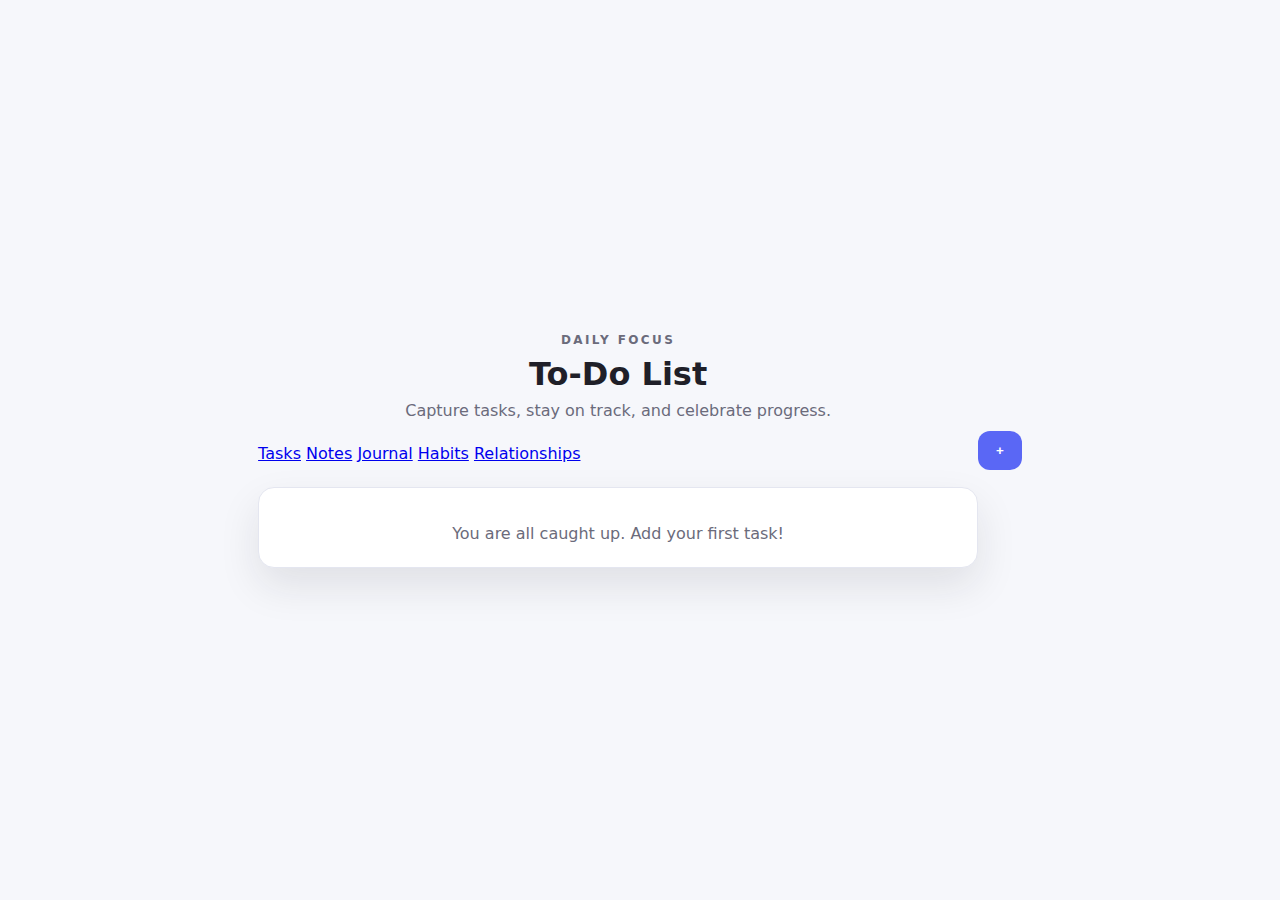
<file: index.html>
<!doctype html>
<html lang="en">
  <head>
    <meta charset="UTF-8" />
    <meta name="viewport" content="width=device-width, initial-scale=1" />
    <title>Simple To-Do List</title>
    <link rel="stylesheet" href="styles.css" />
  </head>
  <body>
    <main class="app">
      <header class="app__header">
        <p class="app__eyebrow">Daily Focus</p>
        <h1>To-Do List</h1>
        <p class="app__subtitle">Capture tasks, stay on track, and celebrate progress.</p>
      </header>

      <nav class="app__tabs" aria-label="Primary">
        <a class="tab is-active" href="index.html">Tasks</a>
        <a class="tab" href="notes.html">Notes</a>
        <a class="tab" href="journal.html">Journal</a>
        <a class="tab" href="habits.html">Habits</a>
        <a class="tab" href="relationships.html">Relationships</a>
      </nav>

      <section class="card entry-panel" id="add-panel" aria-label="Task entry" hidden>
        <form class="task-entry" id="task-form">
          <label class="sr-only" for="task-input">What needs to be done?</label>
          <input
            id="task-input"
            name="task"
            type="text"
            placeholder="Plan the sprint retro"
            autocomplete="off"
            required
          />
          <button type="submit">Add Task</button>
        </form>
        <div class="task-meta">
          <span id="task-count">0 tasks</span>
          <button class="ghost" type="button" id="clear-completed" disabled>
            Clear completed
          </button>
        </div>
      </section>

      <section class="card" aria-live="polite">
        <h2 class="sr-only">Task list</h2>
        <ul class="task-list" id="task-list"></ul>
        <p class="empty" id="empty-state">You are all caught up. Add your first task!</p>
      </section>
    </main>

    <button
      class="fab"
      id="add-button"
      type="button"
      aria-label="Add"
      aria-expanded="false"
      aria-controls="add-panel"
    >
      +
    </button>

    <script src="tasks.js"></script>
  </body>
</html>
</file>
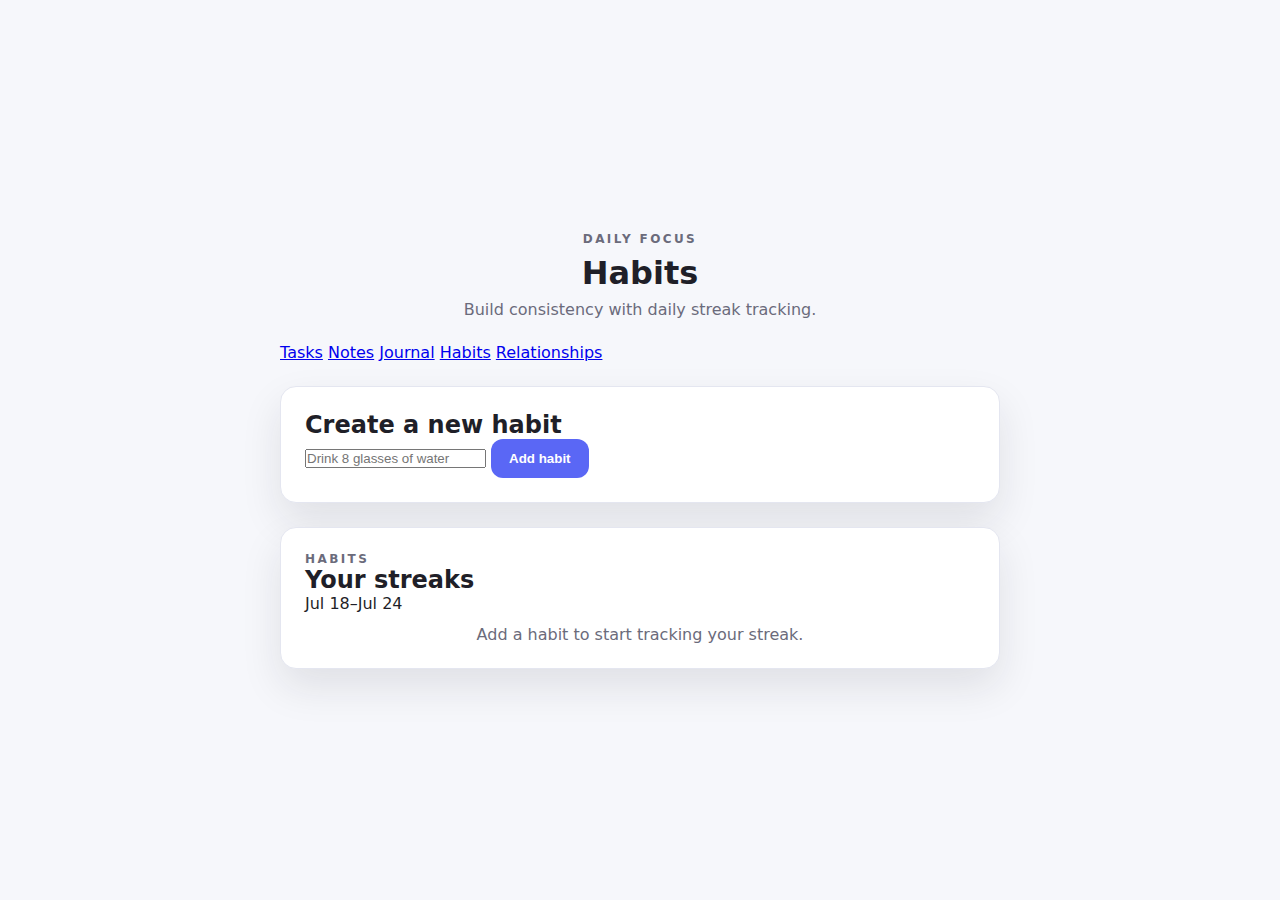
<file: habits.html>
<!doctype html>
<html lang="en">
  <head>
    <meta charset="UTF-8" />
    <meta name="viewport" content="width=device-width, initial-scale=1" />
    <title>Habits</title>
    <link rel="stylesheet" href="styles.css" />
  </head>
  <body>
    <main class="app">
      <header class="app__header">
        <p class="app__eyebrow">Daily Focus</p>
        <h1>Habits</h1>
        <p class="app__subtitle">Build consistency with daily streak tracking.</p>
      </header>

      <nav class="app__tabs" aria-label="Primary">
        <a class="tab" href="index.html">Tasks</a>
        <a class="tab" href="notes.html">Notes</a>
        <a class="tab" href="journal.html">Journal</a>
        <a class="tab is-active" href="habits.html">Habits</a>
        <a class="tab" href="relationships.html">Relationships</a>
      </nav>

      <section class="card" aria-labelledby="habit-entry-title">
        <h2 id="habit-entry-title">Create a new habit</h2>
        <form class="habit-entry" id="habit-form">
          <label class="sr-only" for="habit-input">Habit name</label>
          <input
            id="habit-input"
            name="habit"
            type="text"
            placeholder="Drink 8 glasses of water"
            autocomplete="off"
            required
          />
          <button type="submit">Add habit</button>
        </form>
      </section>

      <section class="card" aria-live="polite">
        <div class="habits-header">
          <div>
            <p class="app__eyebrow">Habits</p>
            <h2>Your streaks</h2>
          </div>
          <p class="habits-range" id="habits-range"></p>
        </div>
        <div class="habit-list" id="habit-list"></div>
        <p class="empty" id="habits-empty">Add a habit to start tracking your streak.</p>
      </section>
    </main>

    <script src="habits.js"></script>
  </body>
</html>
</file>
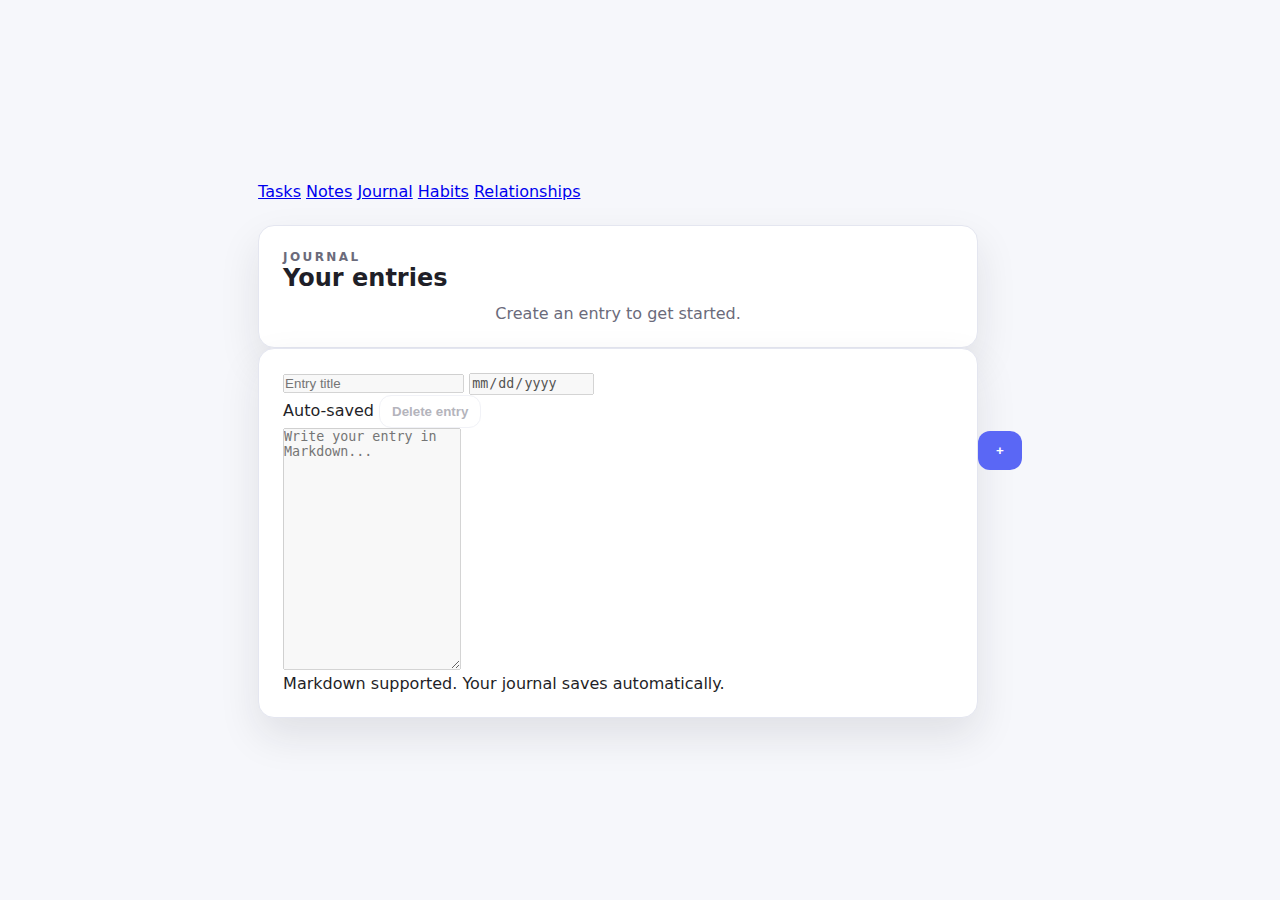
<file: journal.html>
<!doctype html>
<html lang="en">
  <head>
    <meta charset="UTF-8" />
    <meta name="viewport" content="width=device-width, initial-scale=1" />
    <title>Journal</title>
    <link rel="stylesheet" href="styles.css" />
  </head>
  <body>
    <main class="app">
      <nav class="app__tabs" aria-label="Primary">
        <a class="tab" href="index.html">Tasks</a>
        <a class="tab" href="notes.html">Notes</a>
        <a class="tab is-active" href="journal.html">Journal</a>
        <a class="tab" href="habits.html">Habits</a>
        <a class="tab" href="relationships.html">Relationships</a>
      </nav>

      <section class="notes-layout">
        <aside class="card notes-sidebar" aria-label="Journal entries">
          <div class="notes-sidebar__header">
            <div>
              <p class="app__eyebrow">Journal</p>
              <h2>Your entries</h2>
            </div>
          </div>
          <div class="journal-list" id="journal-list" role="list"></div>
          <p class="empty" id="journal-empty">Create an entry to get started.</p>
        </aside>

        <section class="card notes-editor" aria-live="polite">
          <div class="notes-editor__header">
            <label class="sr-only" for="journal-title">Entry title</label>
            <input
              id="journal-title"
              type="text"
              placeholder="Entry title"
              autocomplete="off"
            />
            <label class="sr-only" for="journal-date">Entry date</label>
            <input id="journal-date" type="date" />
            <div class="notes-editor__actions">
              <span class="notes-status" id="journal-status">Auto-saved</span>
              <button class="ghost" type="button" id="delete-entry" disabled>
                Delete entry
              </button>
            </div>
          </div>
          <label class="sr-only" for="journal-body">Entry body</label>
          <textarea
            id="journal-body"
            rows="16"
            placeholder="Write your entry in Markdown..."
          ></textarea>
          <p class="notes-hint">Markdown supported. Your journal saves automatically.</p>
        </section>
      </section>
    </main>

    <button class="fab" id="add-button" type="button" aria-label="Add entry">
      +
    </button>

    <script src="journal.js"></script>
  </body>
</html>
</file>
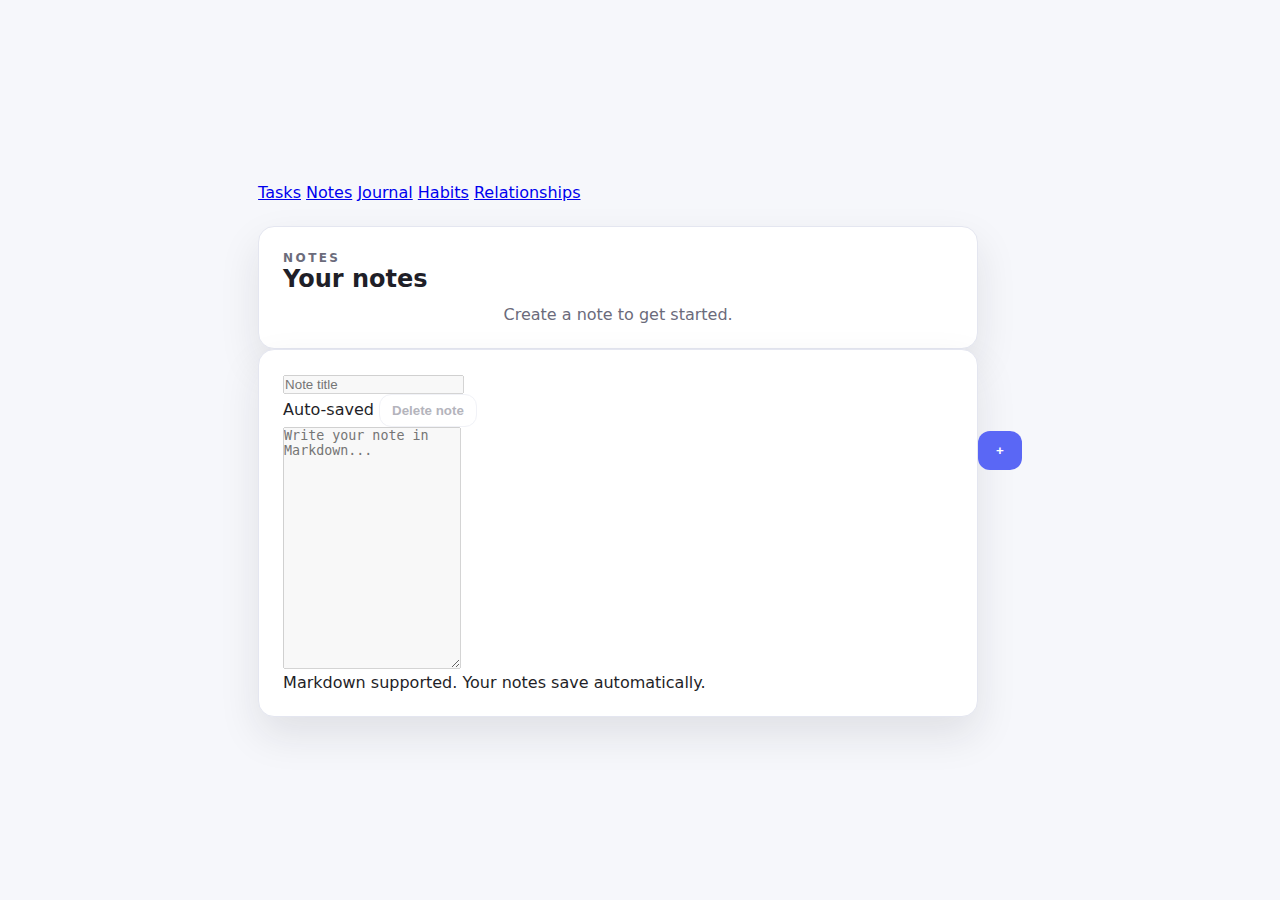
<file: notes.html>
<!doctype html>
<html lang="en">
  <head>
    <meta charset="UTF-8" />
    <meta name="viewport" content="width=device-width, initial-scale=1" />
    <title>Notes</title>
    <link rel="stylesheet" href="styles.css" />
  </head>
  <body>
    <main class="app">
      <nav class="app__tabs" aria-label="Primary">
        <a class="tab" href="index.html">Tasks</a>
        <a class="tab is-active" href="notes.html">Notes</a>
        <a class="tab" href="journal.html">Journal</a>
        <a class="tab" href="habits.html">Habits</a>
        <a class="tab" href="relationships.html">Relationships</a>
      </nav>

      <section class="notes-layout">
        <aside class="card notes-sidebar" aria-label="Notes list">
          <div class="notes-sidebar__header">
            <div>
              <p class="app__eyebrow">Notes</p>
              <h2>Your notes</h2>
            </div>
          </div>
          <div class="notes-list" id="notes-list" role="list"></div>
          <p class="empty" id="notes-empty">Create a note to get started.</p>
        </aside>

        <section class="card notes-editor" aria-live="polite">
          <div class="notes-editor__header">
            <label class="sr-only" for="note-title">Note title</label>
            <input
              id="note-title"
              type="text"
              placeholder="Note title"
              autocomplete="off"
            />
            <div class="notes-editor__actions">
              <span class="notes-status" id="note-status">Auto-saved</span>
              <button class="ghost" type="button" id="delete-note" disabled>
                Delete note
              </button>
            </div>
          </div>
          <label class="sr-only" for="note-body">Note body</label>
          <textarea
            id="note-body"
            rows="16"
            placeholder="Write your note in Markdown..."
          ></textarea>
          <p class="notes-hint">Markdown supported. Your notes save automatically.</p>
        </section>
      </section>
    </main>

    <button class="fab" id="add-button" type="button" aria-label="Add note">
      +
    </button>

    <script src="notes.js"></script>
  </body>
</html>
</file>
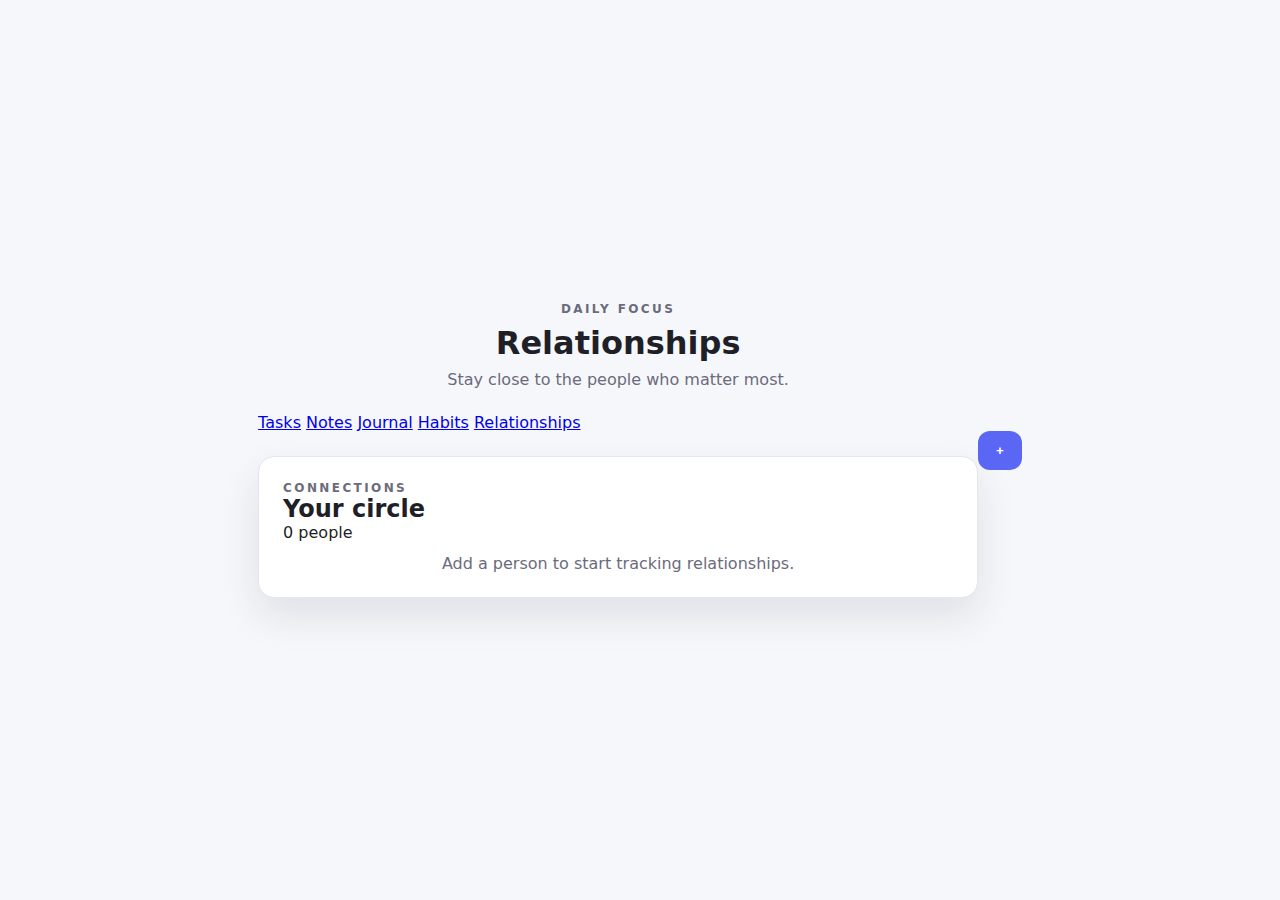
<file: relationships.html>
<!doctype html>
<html lang="en">
  <head>
    <meta charset="UTF-8" />
    <meta name="viewport" content="width=device-width, initial-scale=1" />
    <title>Relationships</title>
    <link rel="stylesheet" href="styles.css" />
  </head>
  <body>
    <main class="app">
      <header class="app__header">
        <p class="app__eyebrow">Daily Focus</p>
        <h1>Relationships</h1>
        <p class="app__subtitle">Stay close to the people who matter most.</p>
      </header>

      <nav class="app__tabs" aria-label="Primary">
        <a class="tab" href="index.html">Tasks</a>
        <a class="tab" href="notes.html">Notes</a>
        <a class="tab" href="journal.html">Journal</a>
        <a class="tab" href="habits.html">Habits</a>
        <a class="tab is-active" href="relationships.html">Relationships</a>
      </nav>

      <section class="card entry-panel" id="add-panel" aria-label="Relationship entry" hidden>
        <form class="relationship-entry" id="relationship-form">
          <label class="field" for="person-name">
            Full name
            <input
              id="person-name"
              name="name"
              type="text"
              placeholder="Jordan Lee"
              autocomplete="off"
              required
            />
          </label>
          <label class="field" for="person-role">
            Relationship
            <input
              id="person-role"
              name="role"
              type="text"
              placeholder="Mentor, Partner, Teammate"
              autocomplete="off"
              required
            />
          </label>
          <label class="field" for="person-touch">
            Last connected
            <input id="person-touch" name="lastContact" type="date" required />
          </label>
          <button type="submit">Add person</button>
        </form>
        <p class="form-hint">Click a completed profile to add deeper notes and reminders.</p>
      </section>

      <section class="card" aria-live="polite">
        <div class="relationships-header">
          <div>
            <p class="app__eyebrow">Connections</p>
            <h2>Your circle</h2>
          </div>
          <span class="relationships-count" id="relationship-count">0 people</span>
        </div>
        <div class="relationship-grid" id="relationship-grid"></div>
        <p class="empty" id="relationships-empty">Add a person to start tracking relationships.</p>
      </section>
    </main>

    <button
      class="fab"
      id="add-button"
      type="button"
      aria-label="Add"
      aria-expanded="false"
      aria-controls="add-panel"
    >
      +
    </button>

    <div
      class="modal"
      id="relationship-modal"
      role="dialog"
      aria-modal="true"
      aria-labelledby="relationship-modal-title"
      hidden
    >
      <div class="modal__content">
        <div class="modal__header">
          <div>
            <p class="app__eyebrow">Relationship profile</p>
            <h2 id="relationship-modal-title">
              Add details for <span id="modal-name">someone</span>
            </h2>
          </div>
          <button class="ghost" type="button" id="close-modal">Close</button>
        </div>
        <form class="modal__form" id="relationship-detail-form">
          <div class="modal__grid">
            <label class="field" for="detail-nickname">
              Nickname
              <input
                id="detail-nickname"
                type="text"
                placeholder="Jordy"
                autocomplete="off"
              />
            </label>
            <label class="field" for="detail-location">
              Location
              <input
                id="detail-location"
                type="text"
                placeholder="Seattle, WA"
                autocomplete="off"
              />
            </label>
            <label class="field" for="detail-birthday">
              Important date
              <input id="detail-birthday" type="date" />
            </label>
            <label class="field" for="detail-frequency">
              Connection cadence
              <input
                id="detail-frequency"
                type="text"
                placeholder="Every 2 weeks"
                autocomplete="off"
              />
            </label>
          </div>
          <label class="field" for="detail-notes">
            Notes
            <textarea
              id="detail-notes"
              rows="4"
              placeholder="What matters most to them?"
            ></textarea>
          </label>
          <label class="field" for="detail-next">
            Next touchpoint
            <textarea
              id="detail-next"
              rows="3"
              placeholder="Plan a coffee catch-up"
            ></textarea>
          </label>
          <div class="modal__actions">
            <button type="submit">Save details</button>
          </div>
        </form>
      </div>
    </div>

    <script src="relationships.js"></script>
  </body>
</html>
</file>
<file: styles.css>
:root {
  color-scheme: light;
  font-family: "Inter", system-ui, -apple-system, sans-serif;
  --bg: #f6f7fb;
  --card: #ffffff;
  --text: #1f1f28;
  --muted: #6b6b7b;
  --primary: #5a67f5;
  --primary-dark: #3740c6;
  --border: #e4e6f0;
  --success: #2f9e78;
}

* {
  box-sizing: border-box;
  margin: 0;
  padding: 0;
}

body {
  min-height: 100vh;
  background: var(--bg);
  color: var(--text);
  display: flex;
  justify-content: center;
  align-items: center;
  padding: 32px 16px;
}

.app {
  width: min(720px, 100%);
  display: grid;
  gap: 24px;
}

.app__header {
  text-align: center;
  display: grid;
  gap: 8px;
}

.app__eyebrow {
  text-transform: uppercase;
  letter-spacing: 0.2em;
  font-size: 0.75rem;
  color: var(--muted);
  font-weight: 600;
}

.app__subtitle {
  color: var(--muted);
}

.card {
  background: var(--card);
  border-radius: 16px;
  padding: 24px;
  box-shadow: 0 18px 40px rgba(31, 31, 40, 0.1);
  border: 1px solid var(--border);
}

.task-entry {
  display: flex;
  gap: 12px;
  margin-top: 16px;
}

.task-entry input {
  flex: 1;
  padding: 12px 14px;
  border-radius: 12px;
  border: 1px solid var(--border);
  font-size: 1rem;
}

.task-entry input:focus {
  outline: 2px solid rgba(90, 103, 245, 0.3);
  border-color: var(--primary);
}

button {
  border: none;
  border-radius: 12px;
  padding: 12px 18px;
  background: var(--primary);
  color: white;
  font-weight: 600;
  cursor: pointer;
  transition: transform 0.2s ease, box-shadow 0.2s ease;
}

button:hover {
  transform: translateY(-1px);
  box-shadow: 0 8px 16px rgba(90, 103, 245, 0.3);
}

button:disabled {
  cursor: not-allowed;
  opacity: 0.5;
  box-shadow: none;
}

.ghost {
  background: transparent;
  color: var(--muted);
  padding: 8px 12px;
  border: 1px solid var(--border);
  box-shadow: none;
}

.ghost:hover {
  background: rgba(90, 103, 245, 0.08);
  color: var(--primary-dark);
  transform: none;
}

.task-meta {
  margin-top: 16px;
  display: flex;
  justify-content: space-between;
  align-items: center;
  color: var(--muted);
  font-size: 0.9rem;
}

.task-list {
  list-style: none;
  display: grid;
  gap: 12px;
}

.task-item {
  display: grid;
  grid-template-columns: auto 1fr auto;
  gap: 12px;
  align-items: center;
  padding: 14px;
  border-radius: 12px;
  border: 1px solid var(--border);
  background: #fafbff;
}

.task-item.completed {
  border-color: rgba(47, 158, 120, 0.4);
  background: rgba(47, 158, 120, 0.08);
}

.task-item input[type="checkbox"] {
  width: 18px;
  height: 18px;
  accent-color: var(--success);
}

.task-title {
  font-size: 1rem;
}

.task-item.completed .task-title {
  text-decoration: line-through;
  color: var(--muted);
}

.task-actions {
  display: flex;
  gap: 8px;
}

.task-actions button {
  padding: 8px 10px;
  font-size: 0.85rem;
}

.empty {
  text-align: center;
  color: var(--muted);
  margin-top: 12px;
}

.sr-only {
  position: absolute;
  width: 1px;
  height: 1px;
  padding: 0;
  margin: -1px;
  overflow: hidden;
  clip: rect(0, 0, 0, 0);
  border: 0;
}

@media (max-width: 640px) {
  .task-entry {
    flex-direction: column;
  }

  .task-entry button {
    width: 100%;
  }

  .task-item {
    grid-template-columns: auto 1fr;
  }

  .task-actions {
    grid-column: 1 / -1;
    justify-content: flex-end;
  }
}
</file>
